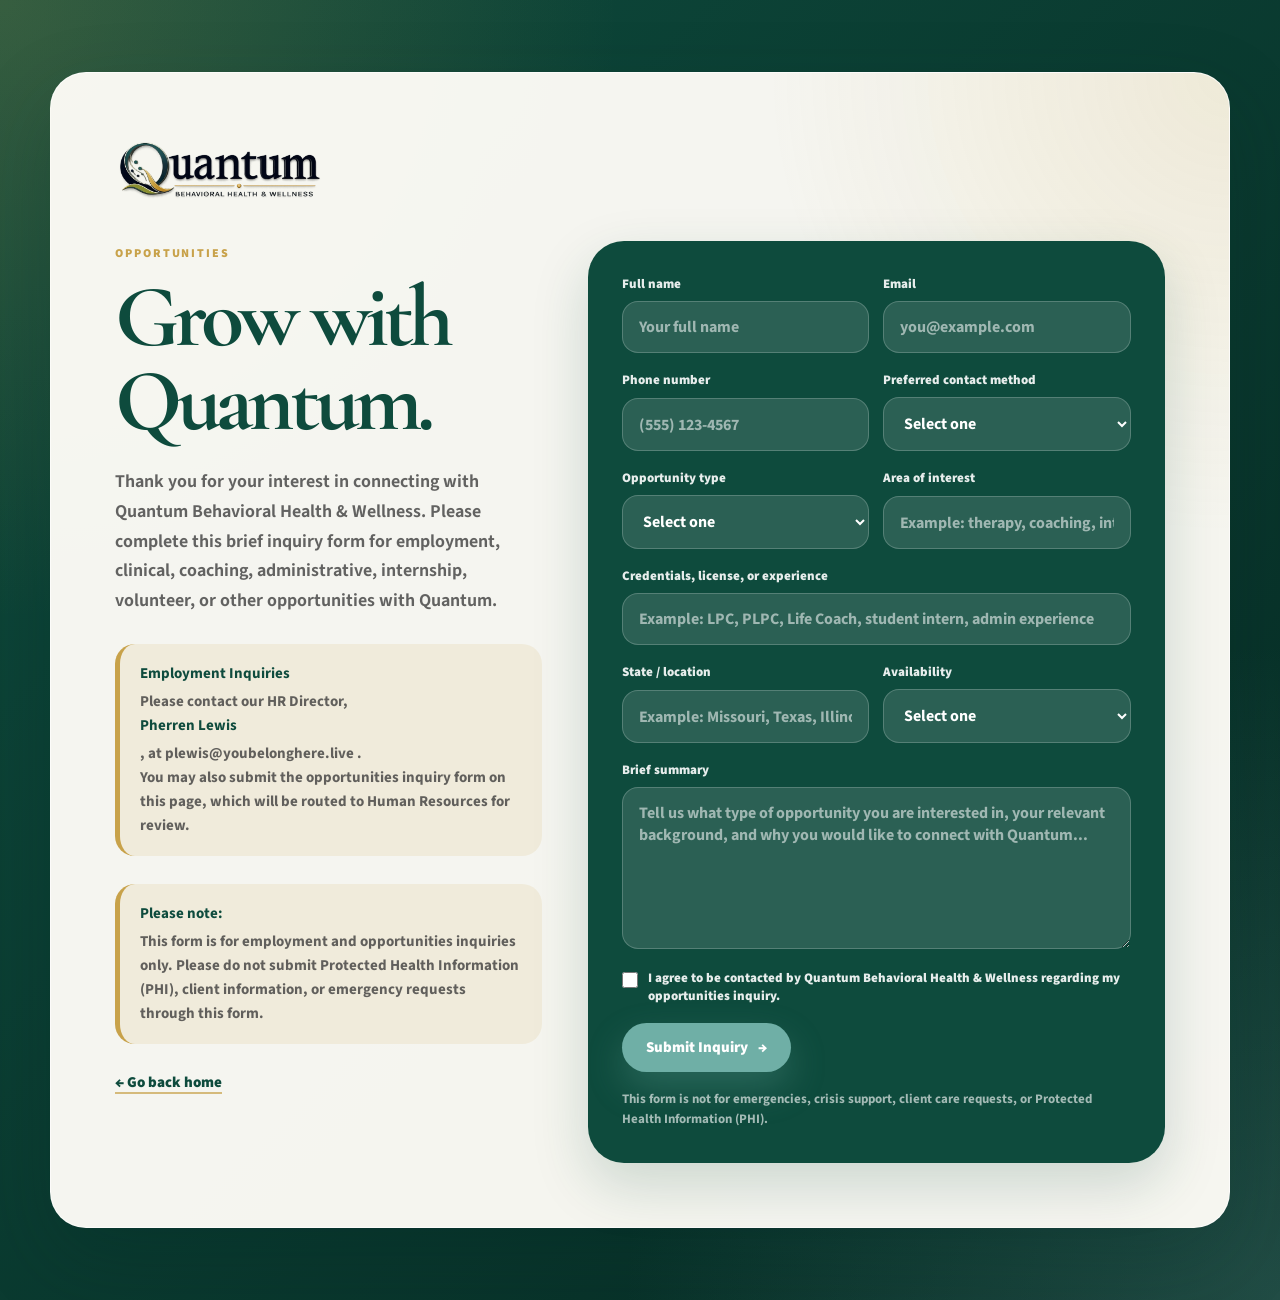
<file: opportunities/opportunities.html>
<!DOCTYPE html>
<html lang="en">

<head>
  <meta charset="UTF-8" />
  <meta name="viewport" content="width=device-width, initial-scale=1.0" />

  <title>Opportunities | Quantum Behavioral Health & Wellness</title>

  <meta
    name="description"
    content="Submit an opportunities inquiry for employment, volunteer, internship, coaching, administrative, or clinical roles with Quantum Behavioral Health & Wellness."
  />

  <link rel="preconnect" href="https://fonts.googleapis.com" />
  <link rel="preconnect" href="https://fonts.gstatic.com" crossorigin />

  <link
    href="https://fonts.googleapis.com/css2?family=Cormorant+Garamond:wght@500;600;700&family=Source+Sans+3:wght@400;500;600;700;800;900&display=swap"
    rel="stylesheet"
  />

  <link rel="stylesheet" href="./opportunities.css" />
</head>

<body>

  <main class="opportunities-page">

    <section
      class="opportunities-hero"
      aria-labelledby="opportunities-title"
    >

      <div class="opportunities-card">

        <!-- Logo -->
        <a
          href="../index.html#home"
          class="opportunities-logo-link"
          aria-label="Return to Quantum Behavioral Health & Wellness home"
        >
          <img
            src="../assets/quantum-logo.png"
            alt="Quantum Behavioral Health & Wellness logo"
            class="opportunities-logo"
          />
        </a>


        <div class="opportunities-layout">

          <!-- Intro / Contact Information -->
          <div class="opportunities-copy">

            <p class="eyebrow">Opportunities</p>

            <h1 id="opportunities-title">
              Grow with Quantum.
            </h1>

            <p class="opportunities-lead">
              Thank you for your interest in connecting with Quantum Behavioral
              Health &amp; Wellness. Please complete this brief inquiry form for
              employment, clinical, coaching, administrative, internship,
              volunteer, or other opportunities with Quantum.
            </p>


            <!-- HR Contact -->
            <div class="opportunities-note" role="note">

              <strong>Employment Inquiries</strong>

              <p>
                Please contact our HR Director,
                <strong>Pherren Lewis</strong>, at
                <a href="mailto:plewis@youbelonghere.live">
                  plewis@youbelonghere.live
                </a>.
              </p>

              <p>
                You may also submit the opportunities inquiry form on this page,
                which will be routed to Human Resources for review.
              </p>

            </div>


            <!-- Privacy / PHI Notice -->
            <div class="opportunities-note" role="note">

              <strong>Please note:</strong>

              <p>
                This form is for employment and opportunities inquiries only.
                Please do not submit Protected Health Information (PHI),
                client information, or emergency requests through this form.
              </p>

            </div>


            <a
              href="../index.html#home"
              class="back-home-link"
            >
              ← Go back home
            </a>

          </div>


          <!-- Opportunities Form -->
          <form
            class="opportunities-form"
            id="opportunities-form"
            aria-label="Opportunities inquiry form"
            action="https://formsubmit.co/ajax/plewis@youbelonghere.live"
            method="POST"
          >

            <!-- FormSubmit Settings -->
            <input
              type="hidden"
              name="_subject"
              value="New Employment / Opportunities Inquiry from Quantum Website"
            />

            <input
              type="hidden"
              name="_template"
              value="table"
            />

            <input
              type="hidden"
              name="_captcha"
              value="false"
            />

            <!-- Honeypot -->
            <input
              type="text"
              name="_honey"
              style="display: none;"
              tabindex="-1"
              autocomplete="off"
            />


            <!-- Name / Email -->
            <div class="field-row">

              <label class="field">
                <span>Full name</span>

                <input
                  type="text"
                  name="Full Name"
                  placeholder="Your full name"
                  autocomplete="name"
                  required
                />
              </label>


              <label class="field">
                <span>Email</span>

                <input
                  type="email"
                  name="email"
                  placeholder="you@example.com"
                  autocomplete="email"
                  required
                />
              </label>

            </div>


            <!-- Phone / Preferred Contact -->
            <div class="field-row">

              <label class="field">
                <span>Phone number</span>

                <input
                  type="tel"
                  name="Phone"
                  placeholder="(555) 123-4567"
                  autocomplete="tel"
                />
              </label>


              <label class="field">
                <span>Preferred contact method</span>

                <select name="Preferred Contact Method">

                  <option value="">
                    Select one
                  </option>

                  <option value="Email">
                    Email
                  </option>

                  <option value="Phone">
                    Phone
                  </option>

                  <option value="Either email or phone">
                    Either email or phone
                  </option>

                </select>
              </label>

            </div>


            <!-- Opportunity Type / Area -->
            <div class="field-row">

              <label class="field">
                <span>Opportunity type</span>

                <select
                  name="Opportunity Type"
                  required
                >

                  <option value="">
                    Select one
                  </option>

                  <option value="Employment">
                    Employment
                  </option>

                  <option value="Clinical Position">
                    Clinical Position
                  </option>

                  <option value="Coaching Position">
                    Coaching Position
                  </option>

                  <option value="Administrative Position">
                    Administrative Position
                  </option>

                  <option value="Internship">
                    Internship
                  </option>

                  <option value="Volunteer Opportunity">
                    Volunteer Opportunity
                  </option>

                  <option value="Other">
                    Other
                  </option>

                </select>
              </label>


              <label class="field">
                <span>Area of interest</span>

                <input
                  type="text"
                  name="Area of Interest"
                  placeholder="Example: therapy, coaching, intake, admin, outreach"
                  required
                />
              </label>

            </div>


            <!-- Credentials -->
            <label class="field">

              <span>
                Credentials, license, or experience
              </span>

              <input
                type="text"
                name="Credentials or Experience"
                placeholder="Example: LPC, PLPC, Life Coach, student intern, admin experience"
              />

            </label>


            <!-- Location / Availability -->
            <div class="field-row">

              <label class="field">

                <span>
                  State / location
                </span>

                <input
                  type="text"
                  name="State or Location"
                  placeholder="Example: Missouri, Texas, Illinois, remote"
                />

              </label>


              <label class="field">

                <span>
                  Availability
                </span>

                <select name="Availability">

                  <option value="">
                    Select one
                  </option>

                  <option value="Full-time">
                    Full-time
                  </option>

                  <option value="Part-time">
                    Part-time
                  </option>

                  <option value="Contract">
                    Contract
                  </option>

                  <option value="Volunteer only">
                    Volunteer only
                  </option>

                  <option value="Flexible / open to discussion">
                    Flexible / open to discussion
                  </option>

                </select>

              </label>

            </div>


            <!--
            Resume / LinkedIn / Portfolio field can be added later
            if Quantum wants applicants to provide links.

            <label class="field">

              <span>
                Resume, LinkedIn, website, or portfolio link
              </span>

              <input
                type="url"
                name="Resume or Profile Link"
                placeholder="https://..."
              />

            </label>
            -->


            <!-- Summary -->
            <label class="field">

              <span>
                Brief summary
              </span>

              <textarea
                name="Brief Summary"
                rows="6"
                placeholder="Tell us what type of opportunity you are interested in, your relevant background, and why you would like to connect with Quantum..."
                required
              ></textarea>

            </label>


            <!-- Consent -->
            <label class="checkbox">

              <input
                type="checkbox"
                name="Contact Consent"
                value="Yes"
                required
              />

              <span>
                I agree to be contacted by Quantum Behavioral Health &amp; Wellness
                regarding my opportunities inquiry.
              </span>

            </label>


            <!-- Submit -->
            <button
              type="submit"
              class="btn btn-primary form-submit"
            >

              Submit Inquiry

              <span aria-hidden="true">
                →
              </span>

            </button>


            <!-- Footer Note -->
            <p class="form-foot">
              This form is not for emergencies, crisis support,
              client care requests, or Protected Health Information (PHI).
            </p>

          </form>

        </div>
      </div>

    </section>

  </main>


  <script>
    document.addEventListener("DOMContentLoaded", function () {

      const opportunitiesForm =
        document.getElementById("opportunities-form");

      if (!opportunitiesForm) return;


      opportunitiesForm.addEventListener(
        "submit",
        function (event) {

          event.preventDefault();


          const submitButton =
            opportunitiesForm.querySelector(
              "button[type='submit']"
            );

          const originalButtonText =
            submitButton
              ? submitButton.innerHTML
              : "";


          if (submitButton) {
            submitButton.disabled = true;
            submitButton.innerHTML = "Sending...";
          }


          const formData =
            new FormData(opportunitiesForm);


          fetch(
            opportunitiesForm.action,
            {
              method: "POST",
              body: formData,
              headers: {
                Accept: "application/json"
              }
            }
          )

          .then(function (response) {

            if (!response.ok) {
              throw new Error(
                "FormSubmit did not accept the submission."
              );
            }

            return response.json();

          })

          .then(function () {

            window.location.href =
              "../thank-you/thank-you.html";

          })

          .catch(function (error) {

            console.error(
              "Opportunities form error:",
              error
            );

            alert(
              "Something went wrong and the inquiry may not have been sent. " +
              "Please try again, email plewis@youbelonghere.live, " +
              "or call 888-441-3959."
            );


            if (submitButton) {
              submitButton.disabled = false;
              submitButton.innerHTML =
                originalButtonText;
            }

          });

        }
      );

    });
  </script>

</body>
</html>
</file>
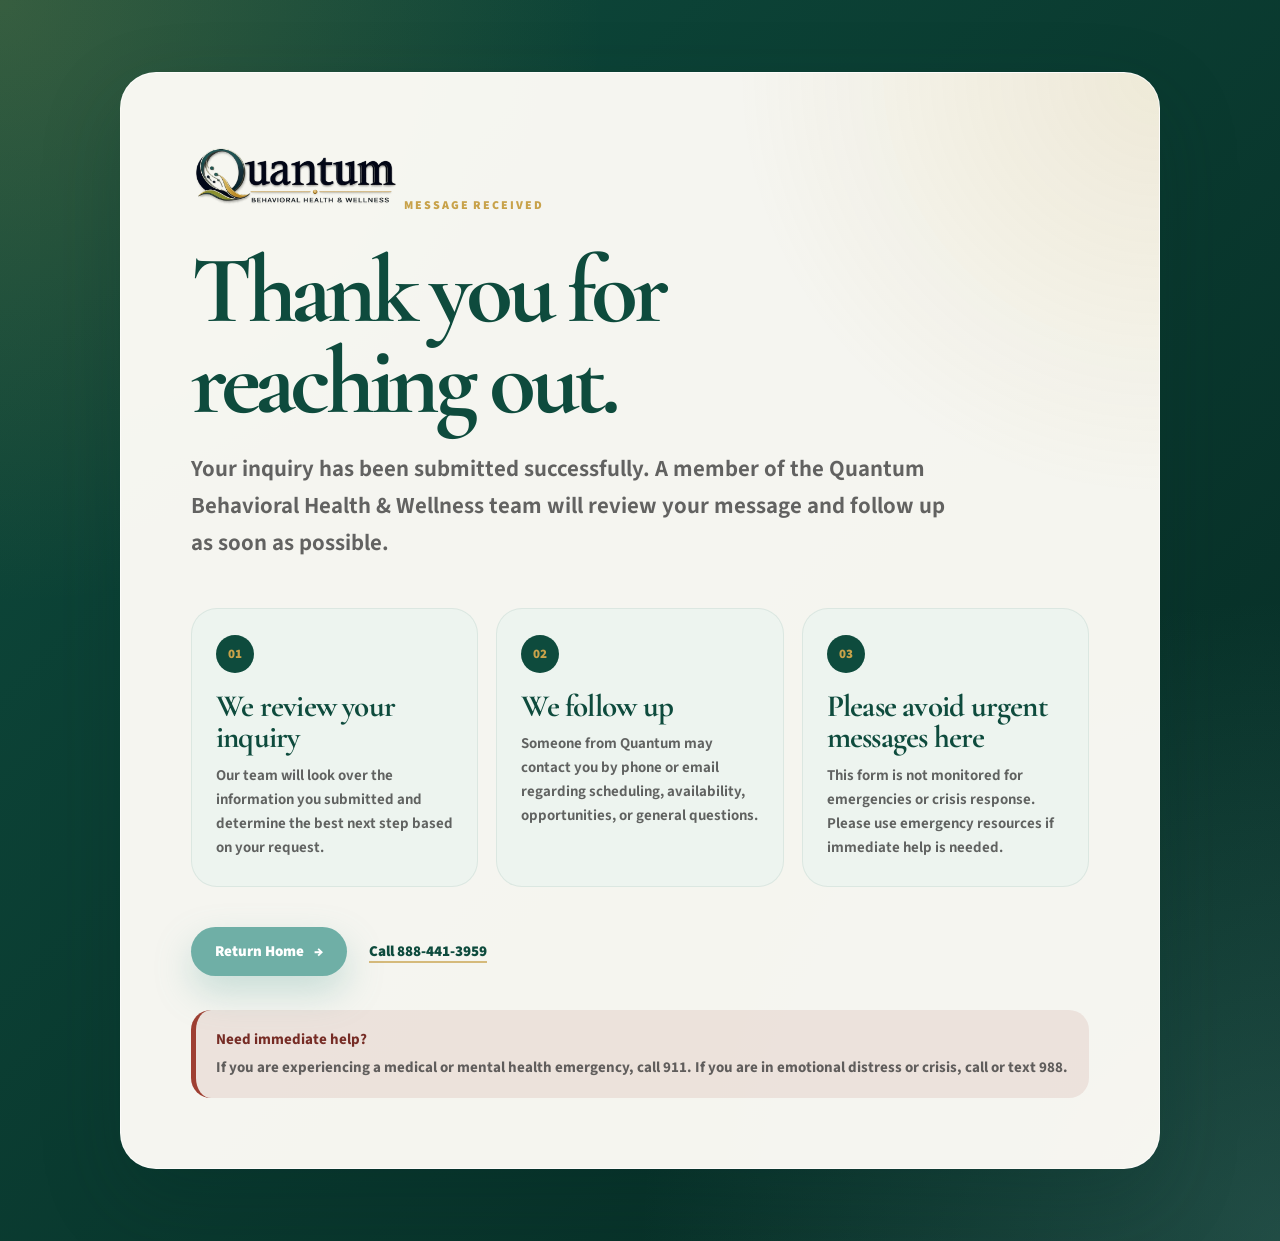
<file: thank-you/thank-you.html>
<!DOCTYPE html>
<html lang="en">
<head>
  <meta charset="UTF-8" />
  <meta name="viewport" content="width=device-width, initial-scale=1.0" />

  <title>Thank You | Quantum Behavioral Health & Wellness</title>

  <meta
    name="description"
    content="Thank you for contacting Quantum Behavioral Health & Wellness. Your inquiry has been received."
  />

  <link rel="preconnect" href="https://fonts.googleapis.com" />
  <link rel="preconnect" href="https://fonts.gstatic.com" crossorigin />
  <link
    href="https://fonts.googleapis.com/css2?family=Cormorant+Garamond:wght@500;600;700&family=Source+Sans+3:wght@400;500;600;700;800;900&display=swap"
    rel="stylesheet"
  />

  <link rel="stylesheet" href="./thank-you.css" />
</head>

<body>
  <main class="thank-you-page">
    <section class="thank-you-hero" aria-labelledby="thank-you-title">
      <div class="thank-you-card">
        <a
          href="../index.html#home"
          class="thank-you-logo-link"
          aria-label="Return to Quantum Behavioral Health & Wellness home"
        >
          <img
            src="../assets/quantum-logo.png"
            alt="Quantum Behavioral Health & Wellness logo"
            class="thank-you-logo"
          />
        </a>

        <p class="eyebrow">Message Received</p>

        <h1 id="thank-you-title">
          Thank you for reaching out.
        </h1>

        <p class="thank-you-lead">
          Your inquiry has been submitted successfully. A member of the Quantum
          Behavioral Health & Wellness team will review your message and follow up
          as soon as possible.
        </p>

        <div class="thank-you-next-steps" aria-label="What happens next">
          <article>
            <span>01</span>
            <h2>We review your inquiry</h2>
            <p>
              Our team will look over the information you submitted and determine
              the best next step based on your request.
            </p>
          </article>

          <article>
            <span>02</span>
            <h2>We follow up</h2>
            <p>
              Someone from Quantum may contact you by phone or email regarding
              scheduling, availability, opportunities, or general questions.
            </p>
          </article>

          <article>
            <span>03</span>
            <h2>Please avoid urgent messages here</h2>
            <p>
              This form is not monitored for emergencies or crisis response.
              Please use emergency resources if immediate help is needed.
            </p>
          </article>
        </div>

        <div class="thank-you-actions">
          <a href="../index.html#home" class="btn btn-primary">
            Return Home
            <span aria-hidden="true">→</span>
          </a>

          <a href="tel:8884413959" class="btn btn-text">
            Call 888-441-3959
          </a>
        </div>

        <div class="crisis-note" role="note">
          <strong>Need immediate help?</strong>
          If you are experiencing a medical or mental health emergency, call 911.
          If you are in emotional distress or crisis, call or text 988.
        </div>
      </div>
    </section>
  </main>
</body>
</html>
</file>
<file: opportunities/opportunities.css>
/* =========================================================
Quantum Behavioral Health & Wellness — Opportunities Page
========================================================= */

:root {
--forest: #0e4b3d;
--forest-2: #0b3f34;
--forest-3: #062a23;
--gold: #c8a24a;
--sage: #d9e6de;
--sage-2: #edf4ef;
--cream: #f8f6f0;
--cream-2: #fffdf8;
--white: #ffffff;
--charcoal: #333333;
--muted: rgba(51, 51, 51, 0.76);
--teal: #6fafa6;
--radius-xl: 36px;
--radius-lg: 26px;
--radius-md: 18px;
--radius-pill: 999px;
--shadow-strong: 0 30px 80px rgba(6, 42, 35, 0.22);
--transition: 220ms ease;
}

* {
  box-sizing: border-box;
  margin: 0;
  padding: 0;
  }

html {
scroll-behavior: smooth;
-webkit-text-size-adjust: 100%;
}

body {
min-height: 100vh;
font-family: 'Source Sans 3', -apple-system, BlinkMacSystemFont, "Segoe UI", Roboto, Arial, sans-serif;
color: var(--charcoal);
background:
radial-gradient(circle at top left, rgba(200, 162, 74, 0.22), transparent 34%),
radial-gradient(circle at bottom right, rgba(111, 175, 166, 0.26), transparent 36%),
linear-gradient(135deg, var(--forest), var(--forest-3));
-webkit-font-smoothing: antialiased;
-moz-osx-font-smoothing: grayscale;
}

img {
max-width: 100%;
display: block;
}

a {
color: inherit;
text-decoration: none;
}

.opportunities-page {
min-height: 100vh;
}

.opportunities-hero {
min-height: 100vh;
display: grid;
place-items: center;
padding: 72px 24px;
}

.opportunities-card {
width: min(100%, 1180px);
padding: clamp(34px, 5vw, 64px);
border-radius: var(--radius-xl);
background:
radial-gradient(circle at top right, rgba(200, 162, 74, 0.14), transparent 28%),
rgba(255, 253, 248, 0.96);
border: 1px solid rgba(255, 255, 255, 0.72);
box-shadow: var(--shadow-strong);
}

.opportunities-logo-link {
display: inline-flex;
align-items: center;
margin-bottom: 38px;
}

.opportunities-logo {
width: 210px;
height: auto;
object-fit: contain;
}

.opportunities-layout {
display: grid;
grid-template-columns: 0.85fr 1.15fr;
gap: 46px;
align-items: start;
}

.eyebrow {
display: inline-block;
margin-bottom: 14px;
color: var(--gold);
font-size: 12px;
font-weight: 900;
letter-spacing: 0.16em;
text-transform: uppercase;
}

.opportunities-copy h1 {
max-width: 520px;
color: var(--forest);
font-family: 'Cormorant Garamond', Georgia, serif;
font-size: clamp(52px, 7vw, 88px);
font-weight: 700;
line-height: 0.95;
letter-spacing: -0.055em;
}

.opportunities-lead {
max-width: 560px;
margin-top: 24px;
color: var(--muted);
font-size: 18px;
line-height: 1.65;
font-weight: 650;
}

.opportunities-note {
margin-top: 28px;
padding: 18px 20px;
border-radius: 20px;
background: rgba(200, 162, 74, 0.12);
border-left: 5px solid var(--gold);
color: var(--muted);
font-size: 15px;
line-height: 1.6;
font-weight: 700;
}

.opportunities-note strong {
display: block;
margin-bottom: 4px;
color: var(--forest);
}

.back-home-link {
display: inline-flex;
width: fit-content;
margin-top: 28px;
color: var(--forest);
font-size: 15px;
font-weight: 900;
text-decoration: underline;
text-decoration-color: rgba(200, 162, 74, 0.7);
text-underline-offset: 5px;
text-decoration-thickness: 2px;
}

.back-home-link:hover {
color: var(--teal);
}

.opportunities-form {
display: grid;
gap: 18px;
padding: 34px;
border-radius: var(--radius-xl);
background: var(--forest);
color: var(--white);
box-shadow: 0 22px 56px rgba(14, 75, 61, 0.18);
}

.field-row {
display: grid;
grid-template-columns: 1fr 1fr;
gap: 14px;
}

.field {
display: grid;
gap: 8px;
}

.field span,
.checkbox span {
color: rgba(255, 255, 255, 0.9);
font-size: 13px;
font-weight: 900;
}

.field input,
.field select,
.field textarea {
width: 100%;
min-height: 50px;
padding: 14px 16px;
border-radius: 16px;
border: 1px solid rgba(255, 255, 255, 0.20);
background: rgba(255, 255, 255, 0.12);
color: var(--white);
font: inherit;
font-weight: 700;
outline: none;
}

.field input::placeholder,
.field textarea::placeholder {
color: rgba(255, 255, 255, 0.55);
}

.field input:focus,
.field select:focus,
.field textarea:focus {
border-color: var(--gold);
box-shadow: 0 0 0 4px rgba(200, 162, 74, 0.16);
}

.field select option {
color: var(--charcoal);
}

.field textarea {
resize: vertical;
min-height: 130px;
}

.checkbox {
display: grid;
grid-template-columns: auto 1fr;
gap: 10px;
align-items: start;
margin-top: 2px;
}

.checkbox input {
width: 16px;
height: 16px;
margin-top: 3px;
accent-color: var(--teal);
}

.btn {
min-height: 48px;
display: inline-flex;
align-items: center;
justify-content: center;
gap: 10px;
width: fit-content;
padding: 14px 24px;
border: none;
border-radius: var(--radius-pill);
font-family: inherit;
font-size: 15px;
font-weight: 900;
cursor: pointer;
transition:
background var(--transition),
color var(--transition),
transform var(--transition),
box-shadow var(--transition),
opacity var(--transition);
}

.btn:hover {
transform: translateY(-2px);
}

.btn-primary {
background: var(--teal);
color: var(--white);
box-shadow: 0 16px 36px rgba(111, 175, 166, 0.28);
}

.btn-primary:hover {
background: var(--gold);
color: var(--forest);
}

.btn:disabled {
cursor: wait;
opacity: 0.78;
transform: none;
}

.form-foot {
color: rgba(255, 255, 255, 0.62);
font-size: 13px;
line-height: 1.5;
font-weight: 700;
}

@media (max-width: 980px) {
.opportunities-layout {
grid-template-columns: 1fr;
}

.opportunities-copy h1,
.opportunities-lead {
max-width: 760px;
}
}

@media (max-width: 640px) {
.opportunities-hero {
padding: 42px 14px;
}

.opportunities-card {
padding: 30px 20px;
border-radius: 28px;
}

.opportunities-logo {
width: 180px;
}

.opportunities-form {
padding: 26px 20px;
border-radius: 26px;
}

.field-row {
grid-template-columns: 1fr;
}

.btn {
width: 100%;
}
}
</file>
<file: thank-you/thank-you.css>
/* =========================================================
   Quantum Behavioral Health & Wellness — Thank You Page
   ========================================================= */

:root {
  --forest: #0e4b3d;
  --forest-2: #0b3f34;
  --forest-3: #062a23;
  --gold: #c8a24a;
  --sage: #d9e6de;
  --sage-2: #edf4ef;
  --cream: #f8f6f0;
  --cream-2: #fffdf8;
  --white: #ffffff;
  --charcoal: #333333;
  --muted: rgba(51, 51, 51, 0.76);
  --teal: #6fafa6;
  --radius-xl: 36px;
  --radius-lg: 26px;
  --radius-pill: 999px;
  --shadow-strong: 0 30px 80px rgba(6, 42, 35, 0.22);
  --transition: 220ms ease;
}

* {
  box-sizing: border-box;
  margin: 0;
  padding: 0;
}

html {
  scroll-behavior: smooth;
  -webkit-text-size-adjust: 100%;
}

body {
  min-height: 100vh;
  font-family: 'Source Sans 3', -apple-system, BlinkMacSystemFont, "Segoe UI", Roboto, Arial, sans-serif;
  color: var(--charcoal);
  background:
    radial-gradient(circle at top left, rgba(200, 162, 74, 0.22), transparent 34%),
    radial-gradient(circle at bottom right, rgba(111, 175, 166, 0.26), transparent 36%),
    linear-gradient(135deg, var(--forest), var(--forest-3));
  -webkit-font-smoothing: antialiased;
  -moz-osx-font-smoothing: grayscale;
}

img {
  max-width: 100%;
  display: block;
}

a {
  color: inherit;
  text-decoration: none;
}

.thank-you-page {
  min-height: 100vh;
}

.thank-you-hero {
  min-height: 100vh;
  display: grid;
  place-items: center;
  padding: 72px 24px;
}

.thank-you-card {
  width: min(100%, 1040px);
  padding: clamp(36px, 6vw, 70px);
  border-radius: var(--radius-xl);
  background:
    radial-gradient(circle at top right, rgba(200, 162, 74, 0.14), transparent 28%),
    rgba(255, 253, 248, 0.96);
  border: 1px solid rgba(255, 255, 255, 0.72);
  box-shadow: var(--shadow-strong);
}

.thank-you-logo-link {
  display: inline-flex;
  align-items: center;
  margin-bottom: 36px;
}

.thank-you-logo {
  width: 210px;
  height: auto;
  object-fit: contain;
}

.eyebrow {
  display: inline-block;
  margin-bottom: 14px;
  color: var(--gold);
  font-size: 12px;
  font-weight: 900;
  letter-spacing: 0.16em;
  text-transform: uppercase;
}

.thank-you-card h1 {
  max-width: 760px;
  color: var(--forest);
  font-family: 'Cormorant Garamond', Georgia, serif;
  font-size: clamp(52px, 8vw, 96px);
  font-weight: 700;
  line-height: 0.95;
  letter-spacing: -0.055em;
}

.thank-you-lead {
  max-width: 760px;
  margin-top: 24px;
  color: var(--muted);
  font-size: clamp(18px, 2.2vw, 23px);
  line-height: 1.6;
  font-weight: 650;
}

.thank-you-next-steps {
  margin-top: 46px;
  display: grid;
  grid-template-columns: repeat(3, 1fr);
  gap: 18px;
}

.thank-you-next-steps article {
  padding: 26px 24px;
  border-radius: var(--radius-lg);
  background: var(--sage-2);
  border: 1px solid rgba(14, 75, 61, 0.08);
}

.thank-you-next-steps span {
  display: inline-flex;
  align-items: center;
  justify-content: center;
  width: 38px;
  height: 38px;
  margin-bottom: 18px;
  border-radius: 50%;
  background: var(--forest);
  color: var(--gold);
  font-size: 13px;
  font-weight: 900;
}

.thank-you-next-steps h2 {
  margin-bottom: 10px;
  color: var(--forest);
  font-family: 'Cormorant Garamond', Georgia, serif;
  font-size: 31px;
  font-weight: 700;
  line-height: 1.02;
  letter-spacing: -0.025em;
}

.thank-you-next-steps p {
  color: var(--muted);
  font-size: 15px;
  line-height: 1.6;
  font-weight: 650;
}

.thank-you-actions {
  margin-top: 40px;
  display: flex;
  align-items: center;
  flex-wrap: wrap;
  gap: 14px;
}

.btn {
  min-height: 48px;
  display: inline-flex;
  align-items: center;
  justify-content: center;
  gap: 10px;
  padding: 14px 24px;
  border-radius: var(--radius-pill);
  font-size: 15px;
  font-weight: 900;
  transition:
    background var(--transition),
    color var(--transition),
    transform var(--transition),
    box-shadow var(--transition);
}

.btn:hover {
  transform: translateY(-2px);
}

.btn-primary {
  background: var(--teal);
  color: var(--white);
  box-shadow: 0 16px 36px rgba(111, 175, 166, 0.34);
}

.btn-primary:hover {
  background: var(--forest);
}

.btn-secondary {
  background: var(--forest);
  color: var(--white);
}

.btn-secondary:hover {
  background: var(--forest-2);
}

.btn-text {
  color: var(--forest);
  padding-inline: 8px;
  text-decoration: underline;
  text-decoration-color: rgba(200, 162, 74, 0.7);
  text-underline-offset: 5px;
  text-decoration-thickness: 2px;
}

.btn-text:hover {
  color: var(--teal);
}

.crisis-note {
  margin-top: 34px;
  padding: 18px 20px;
  border-radius: 20px;
  background: rgba(158, 63, 50, 0.10);
  border-left: 5px solid #9e3f32;
  color: var(--muted);
  font-size: 15px;
  line-height: 1.6;
  font-weight: 700;
}

.crisis-note strong {
  display: block;
  margin-bottom: 4px;
  color: #762c25;
}

@media (max-width: 860px) {
  .thank-you-next-steps {
    grid-template-columns: 1fr;
  }

  .thank-you-card {
    border-radius: 30px;
  }
}

@media (max-width: 560px) {
  .thank-you-hero {
    padding: 42px 14px;
  }

  .thank-you-card {
    padding: 34px 24px;
    border-radius: 26px;
  }

  .thank-you-logo {
    width: 180px;
  }

  .thank-you-actions {
    align-items: stretch;
    flex-direction: column;
  }

  .btn {
    width: 100%;
  }
}
</file>
